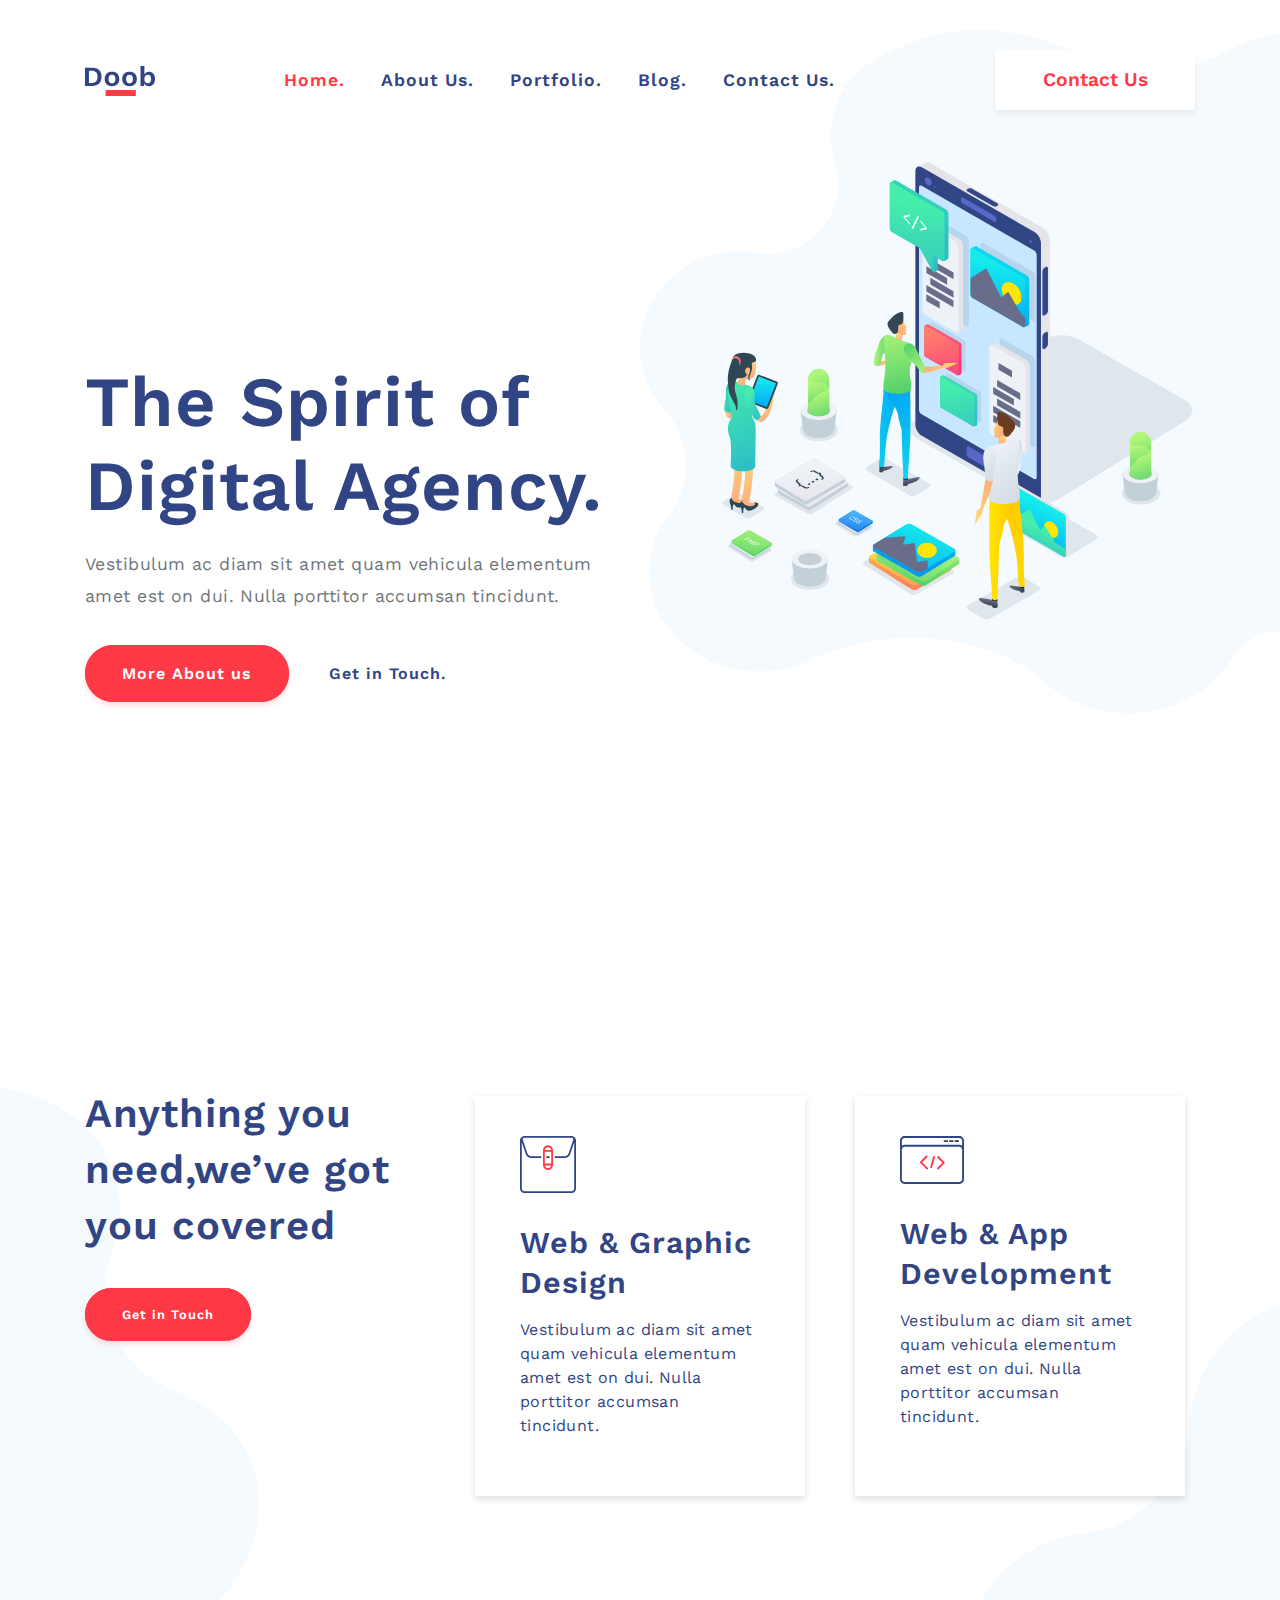
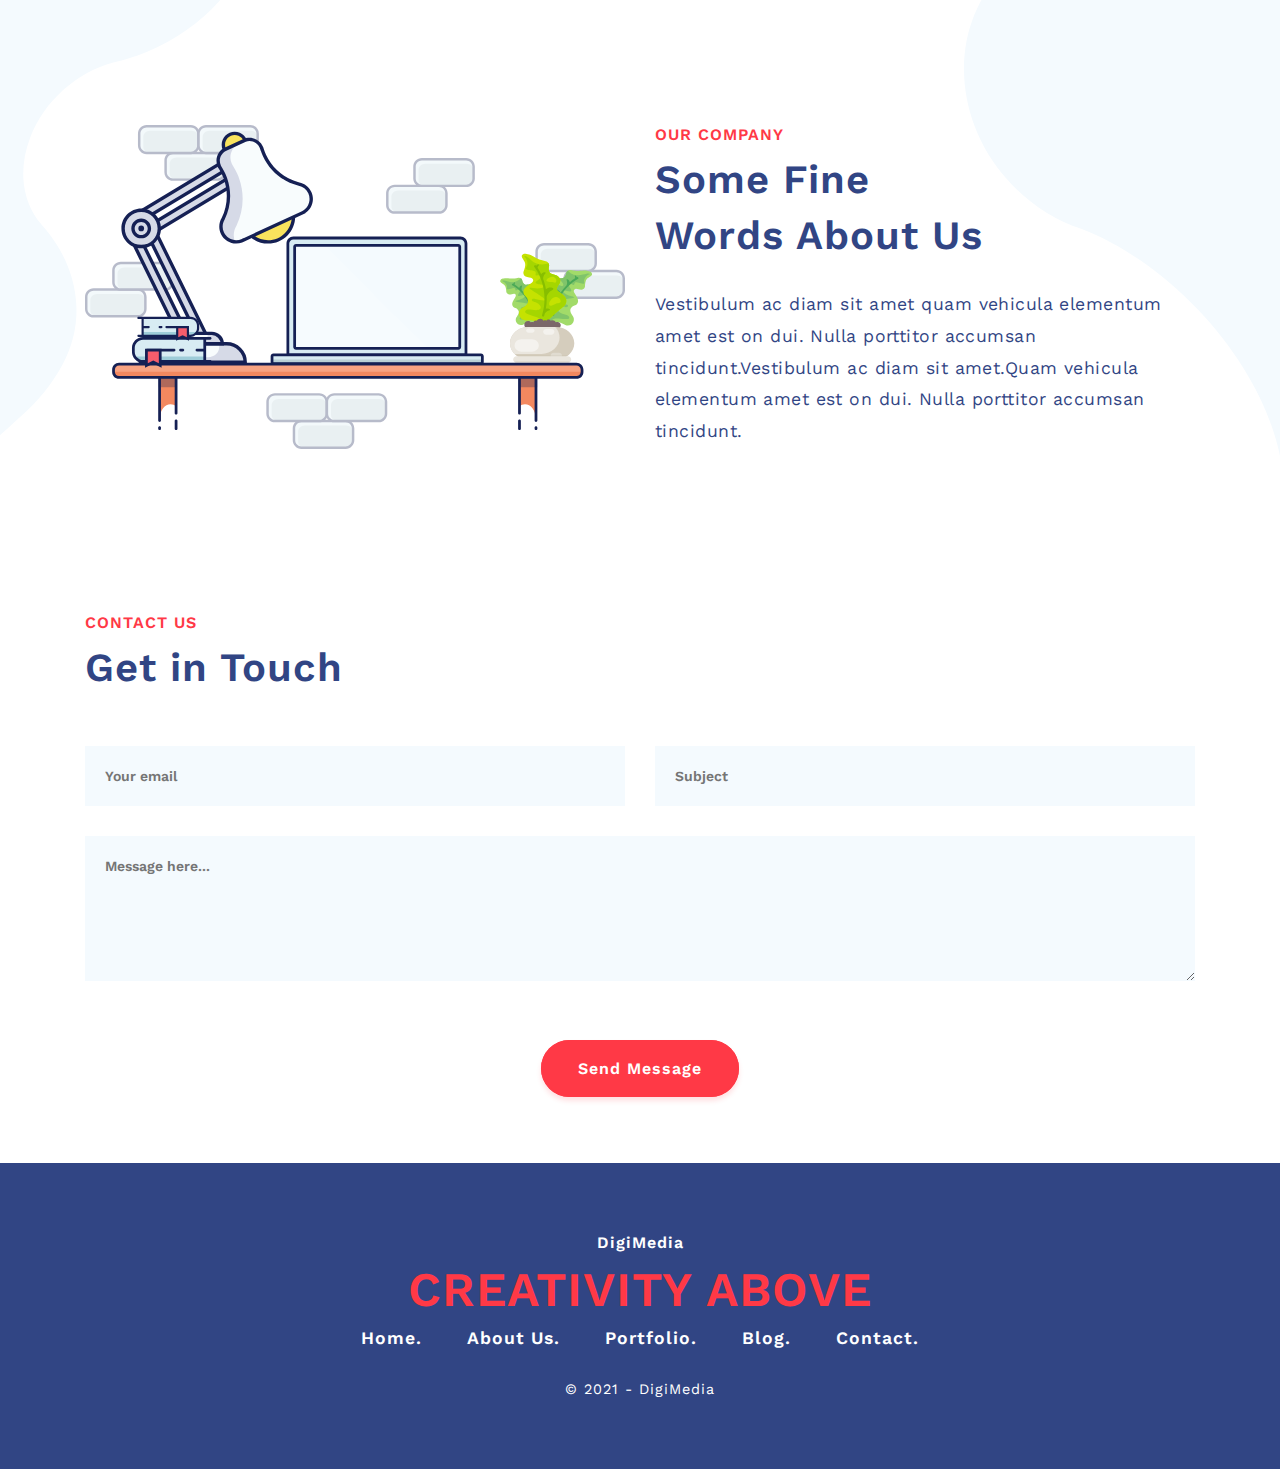
<file: 02. DigiMedia/index.html>
<!DOCTYPE html>
<html lang="en">
  <head>
    <meta http-equiv="content-type" content="text/html; charset=utf-8" />
    <meta name="viewport" content="width=device-width, initial-scale=1.0" />
    <link rel="icon" type="image/png" href="images/favicon.png" />
    <link
      href="https://fonts.googleapis.com/css?family=Work+Sans:400,600&display=swap"
      rel="stylesheet"
    />
    <link rel="stylesheet" href="css/icofont.min.css" />
    <link href="css/bootstrap.min.css" rel="stylesheet" />
    <link href="css/main.css" rel="stylesheet" />
    <link href="css/responsive.css" rel="stylesheet" />
    <title>DigiMedia</title>
  </head>
  <body>
    <header id="home">
      <section class="container">
        <nav class="navbar navbar-expand-lg navbar-light">
          <a class="navbar-brand" href="#"><img src="images/logo.svg" /></a>
          <div class="collapse navbar-collapse" id="navbarSupportedContent">
            <ul class="navbar-nav mr-auto">
              <li class="nav-item active">
                <a class="nav-link" href="#home"
                  >Home.<span class="sr-only">(current)</span></a
                >
              </li>
              <li class="nav-item">
                <a class="nav-link" href="#about-us">About Us.</a>
              </li>
              <li class="nav-item">
                <a class="nav-link" href="#portfolio">Portfolio.</a>
              </li>
              <li class="nav-item">
                <a class="nav-link" href="#blog">Blog.</a>
              </li>
              <li class="nav-item">
                <a class="nav-link" href="#contact-us">Contact Us.</a>
              </li>
            </ul>
            <form
              href="#contact-us"
              class="contact-btn form-inline my-2 my-lg-0"
            >
              <button>Contact Us</button>
            </form>
          </div>
        </nav>
      </section>
      <section class="container-fluid hero">
        <img src="images/hero.svg" />
        <article class="container">
          <h1>The Spirit of<br />Digital Agency.</h1>
          <p>
            Vestibulum ac diam sit amet quam vehicula elementum<br />
            amet est on dui. Nulla porttitor accumsan tincidunt.
          </p>
          <article class="hero-btns">
            <a href="#about-us">More About us</a>
            <a href="#contact-us">Get in Touch.</a>
          </article>
        </article>
      </section>
    </header>
    <section id="about-us" class="services">
      <div class="container-fluid">
        <div class="side-img">
          <img src="images/aside.svg" />
        </div>
        <div class="side2-img">
          <img src="images/aside2.svg" />
        </div>
        <div class="container">
          <div class="row">
            <div class="col-12 col-sm-12 col-lg-4 service-txt">
              <h2>Anything you need,we’ve got you covered</h2>
              <div class="hero-btns service-btn">
                <a href="#contact-us">Get in Touch</a>
              </div>
            </div>
            <div class="col-12 col-sm-6 col-lg-4">
              <div class="service-box">
                <img src="images/service-icon1.svg" />
                <h3>Web & Graphic<br />Design</h3>
                <p>
                  Vestibulum ac diam sit amet quam vehicula elementum amet est
                  on dui. Nulla porttitor accumsan tincidunt.
                </p>
              </div>
            </div>
            <div class="col-12 col-sm-6 col-lg-4">
              <div class="service-box">
                <img src="images/service-icon2.svg" />
                <h3>Web & App <br />Development</h3>
                <p>
                  Vestibulum ac diam sit amet quam vehicula elementum amet est
                  on dui. Nulla porttitor accumsan tincidunt.
                </p>
              </div>
            </div>
          </div>
        </div>
      </div>
    </section>
    <section class="about">
      <div class="container">
        <div class="row">
          <div class="col-12 col-sm-12 col-lg-6">
            <img src="images/aboutimg.svg" />
          </div>
          <div class="col-12 col-sm-12 col-lg-6">
            <h5>OUR COMPANY</h5>
            <h2>Some Fine<br />Words About Us</h2>
            <p>
              Vestibulum ac diam sit amet quam vehicula elementum amet est on
              dui. Nulla porttitor accumsan tincidunt.Vestibulum ac diam sit
              amet.Quam vehicula elementum amet est on dui. Nulla porttitor
              accumsan tincidunt.
            </p>
          </div>
        </div>
      </div>
    </section>
    <section id="contact-us" class="contact">
      <div class="container">
        <div class="row">
          <div class="col-12">
            <h5>CONTACT US</h5>
            <h2>Get in Touch</h2>
          </div>
        </div>
        <div class="row">
          <div class="col-12 col-lg-6 email">
            <input placeholder="Your email" type="email" id="email" />
          </div>
          <div class="col-12 col-lg-6 email">
            <input placeholder="Subject" type="subject" id="subject" />
          </div>
        </div>
        <div class="row">
          <div class="col-12 message">
            <textarea
              id="message"
              name="message"
              rows="5"
              cols="1"
              placeholder="Message here..."
            ></textarea>
          </div>
          <div class="col-12">
            <div class="hero-btns contact-btn">
              <a href="#">Send Message</a>
            </div>
          </div>
        </div>
      </div>
    </section>
    <footer>
      <div class="container">
        <div class="row">
          <div class="col-12">
            <h5>DigiMedia</h5>
            <h3>CREATIVITY ABOVE</h3>
            <ul class="contact-nav">
              <li><a href="#home">Home.</a></li>
              <li><a href="#about-us">About Us.</a></li>
              <li><a href="#portfolio">Portfolio.</a></li>
              <li><a href="#blog">Blog.</a></li>
              <li><a href="#contact-us">Contact.</a></li>
            </ul>
            <h6>© 2021 - DigiMedia</h6>
          </div>
        </div>
      </div>
    </footer>
  </body>
</html>
</file>
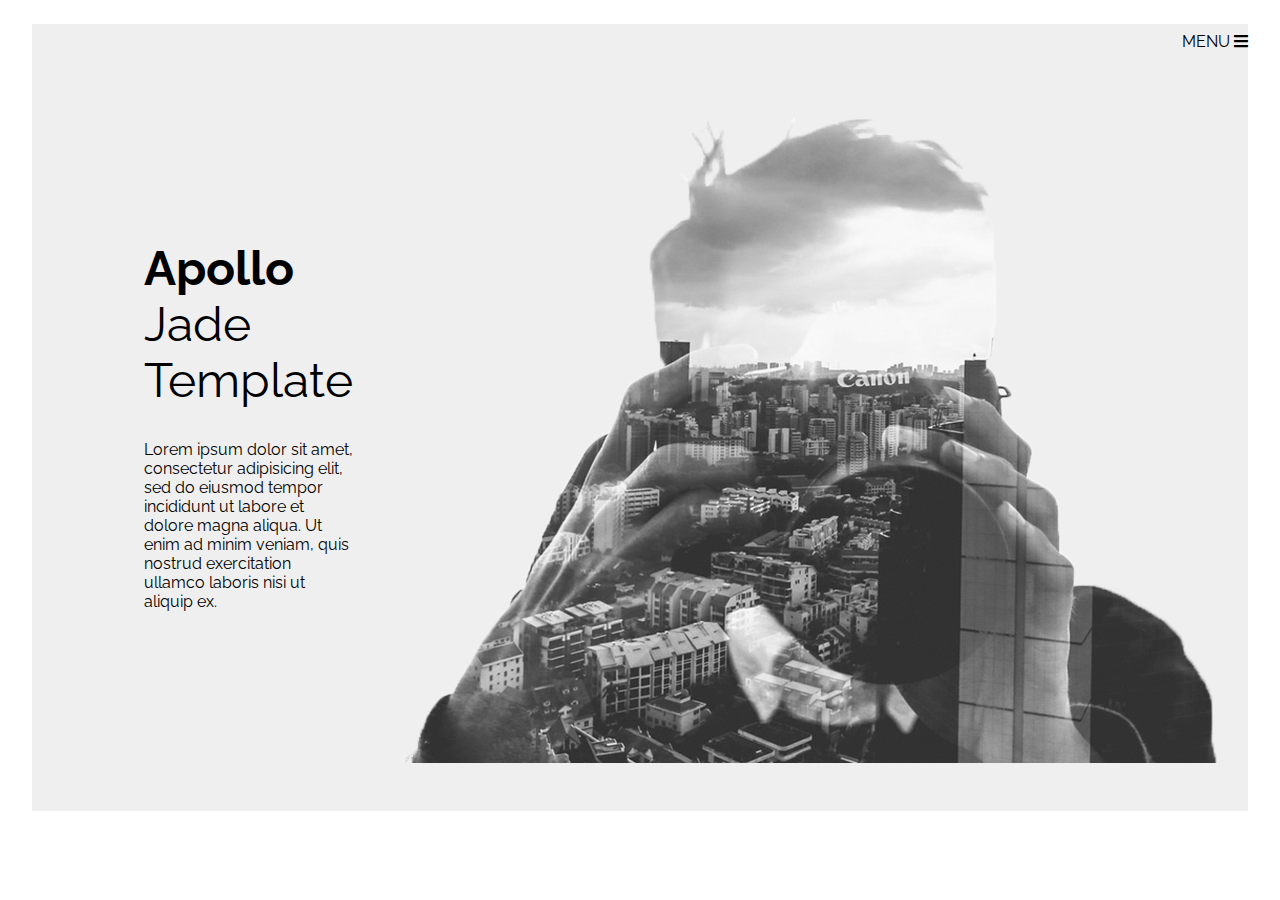
<file: 03. Portfolio/index.html>
<!DOCTYPE html>
<html lang="en">
<head>
    <meta charset="UTF-8">
    <meta http-equiv="X-UA-Compatible" content="IE=edge">
    <meta name="viewport" content="width=device-width, initial-scale=1.0">
    <link rel="preconnect" href="https://fonts.googleapis.com">
    <link rel="preconnect" href="https://fonts.gstatic.com" crossorigin>
    <link href="https://fonts.googleapis.com/css2?family=Public+Sans:wght@300;400&family=Raleway:ital,wght@0,100;0,200;0,300;0,400;0,500;0,600;0,700;0,800;0,900;1,100;1,200;1,300;1,400;1,500;1,600;1,700;1,800;1,900&display=swap" rel="stylesheet">
    <link rel="stylesheet" href="https://use.fontawesome.com/releases/v5.10.2/css/all.css">
    <link rel="stylesheet" href="styles.css">
    <title>03. Portfolio</title>
</head>
<body>
    <main>
        <section id="hero" class="page-section">
        <header>
            <div class="navigation">
                <span>MENU</span>
               <i class="fas fa-bars"></i>
            </div>
            </header>
            <div class="section-info">
                <h1 class="title">
                    <b class="bolded">Apollo</b>
                    Jade Template
                  </h1>
                <p class="desc">
                    Lorem ipsum dolor sit amet, consectetur adipisicing elit, sed do eiusmod tempor incididunt ut labore et dolore magna aliqua. Ut enim ad minim veniam, quis nostrud exercitation ullamco laboris nisi ut aliquip ex.
                </p>
                <div class="divider vertical"></div>
            </div> 
            <img src="images/hero.png" alt="" class="section-image">
            </section>
            <section
    </main>
</body>
</html>
</file>
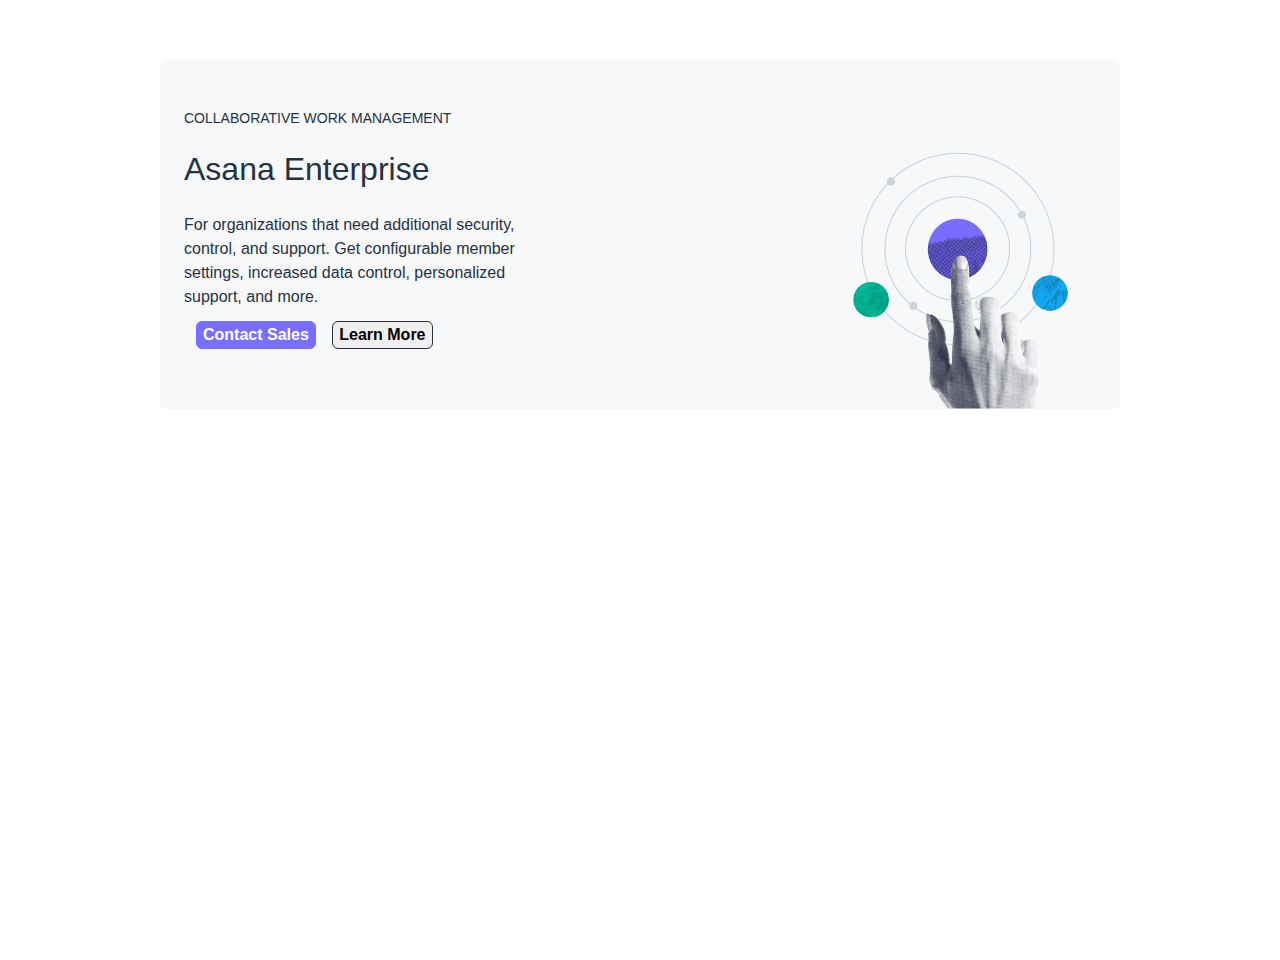
<file: Enterprise/index.html>
<!DOCTYPE html>
<html lang="en">
<head>
    <meta charset="UTF-8">
    <meta http-equiv="X-UA-Compatible" content="IE=edge">
    <meta name="viewport" content="width=device-width, initial-scale=1.0">
    <link rel="stylesheet" href="reset.css">
    <link rel="stylesheet" href="styles.css">
    <title>01. Enterprise</title>
</head>
<body>
    <section class="enterprice">
        <div class="info">
            <h2 class="subtitle">COLLABORATIVE WORK MANAGEMENT</h2>
            <h1 class="title">Asana Enterprise</h1>
            <p class="descr">
                <p>
                    For organizations that need additional security, control, and support. Get configurable member settings, increased data control, personalized support, and more.  
                </p>
            </p>
            <button class=" button button-primary">Contact Sales</button>
            <button class="button">Learn More</button>
        </div>
        
            <img src="images/img.png" alt="img.png">
        </section>
    </body>
    </html>
</file>
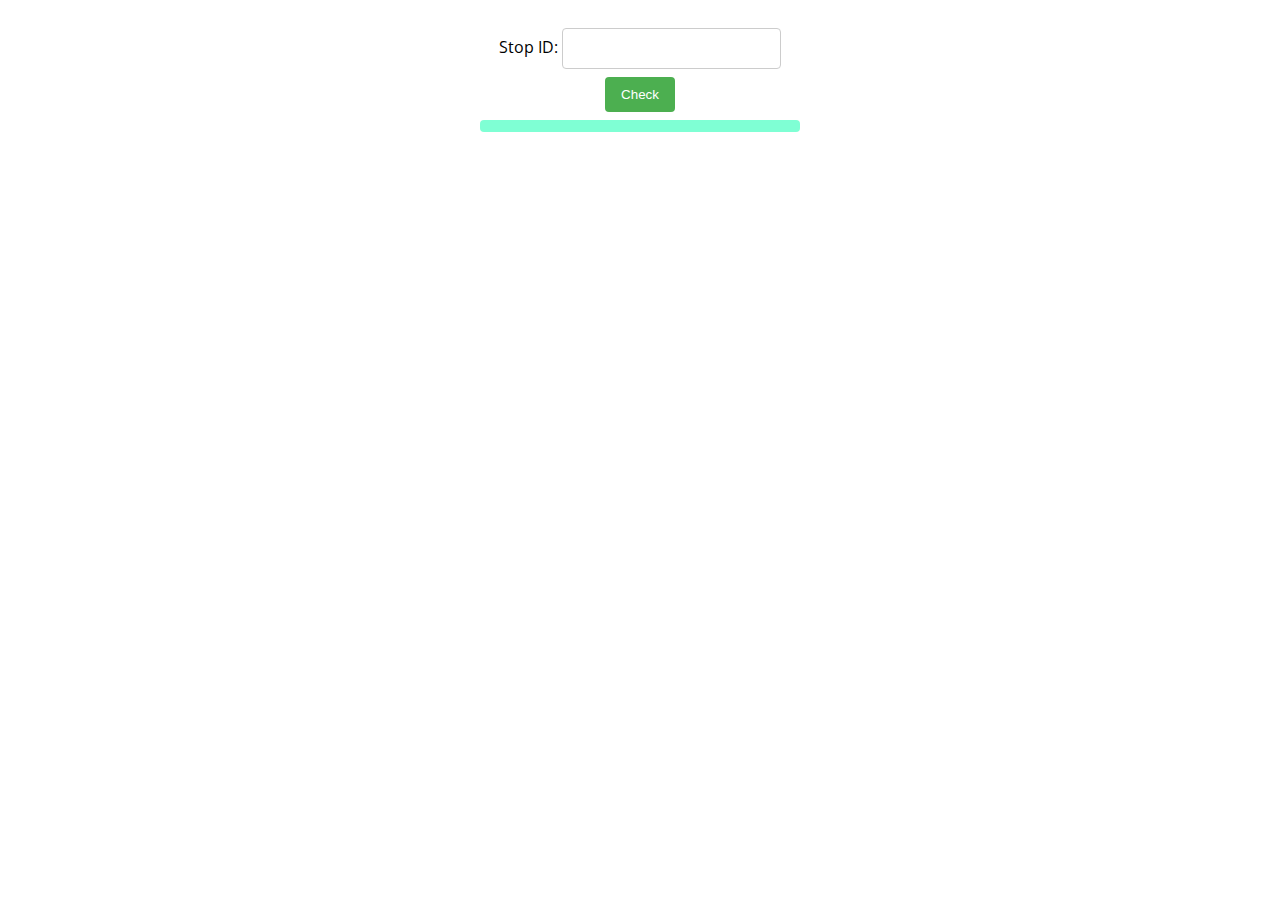
<file: 05.1 HTTP and REST - Exercises/01.Bus-Stop/index.html>
<!DOCTYPE html>
<html lang="en">

<head>
    <meta charset="UTF-8">
    <title>Bus Stop</title>
    <link rel="stylesheet" href="./styles.css">
</head>

<body>
    <div id="stopInfo" style="width:20em">
        <div>
            <label for="stopId">Stop ID: </label>
            <input id="stopId" type="text">
            <input id="submit" type="button" value="Check" onclick="getInfo()"></div>
        <div id="result">
            <div id="stopName"></div>
            <ul id="buses"></ul>
        </div>
    </div>
    <script src="./app.js"></script>
</body>

</html>
</file>
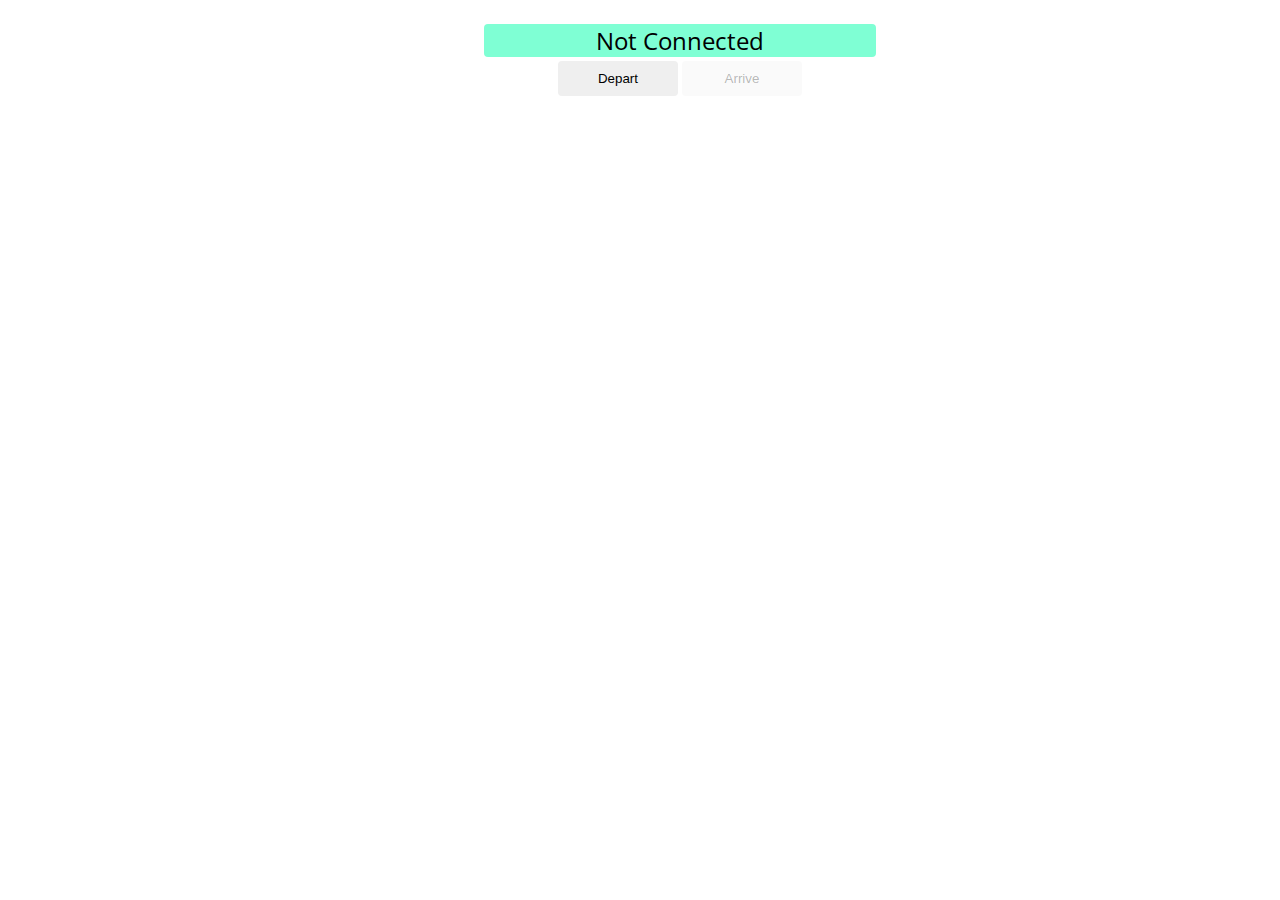
<file: 05.1 HTTP and REST - Exercises/02.Bus-Schedulee/index.html>
<!DOCTYPE html>
<html lang="en">

<head>
    <meta charset="UTF-8">
    <title>Bus Schedule</title>
    <link rel="stylesheet" href="./styles.css">
</head>

<body>
    <div id="schedule">
        <div id="info"><span class="info">Not Connected</span></div>
        <div id="controls">
            <input id="depart" value="Depart" type="button" onclick="result.depart()">
            <input id="arrive" value="Arrive" type="button" onclick="result.arrive()" disabled="true">
        </div>
    </div>
    <script src="./app.js"></script>
</body>

</html>
</file>
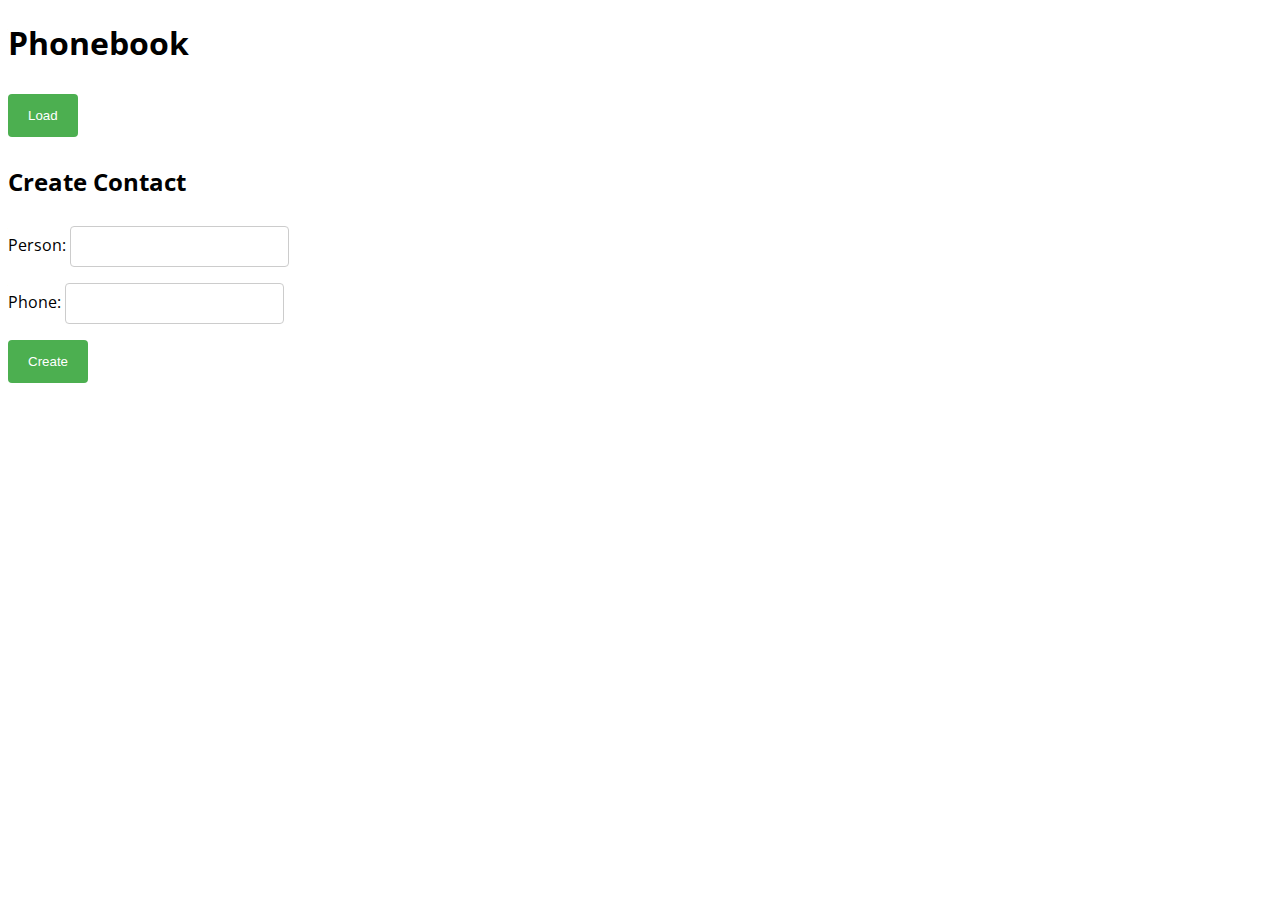
<file: 05.1 HTTP and REST - Exercises/06.Phonebook/index.html>
<!DOCTYPE html>
<html lang="en">

<head>
    <meta charset="UTF-8">
    <title>Phonebook</title>
    <link rel="stylesheet" type="text/css" href="styles.css">
</head>

<body>
    <h1>Phonebook</h1>
    <ul id="phonebook"></ul>
    <button id="btnLoad">Load</button>

    <h2>Create Contact</h2>
    Person: <input type="text" id="person" />
    <br>
    Phone: <input type="text" id="phone" />
    <br>
    <button id="btnCreate">Create</button>
    <script src="app.js"></script>

</body>

</html>
</file>
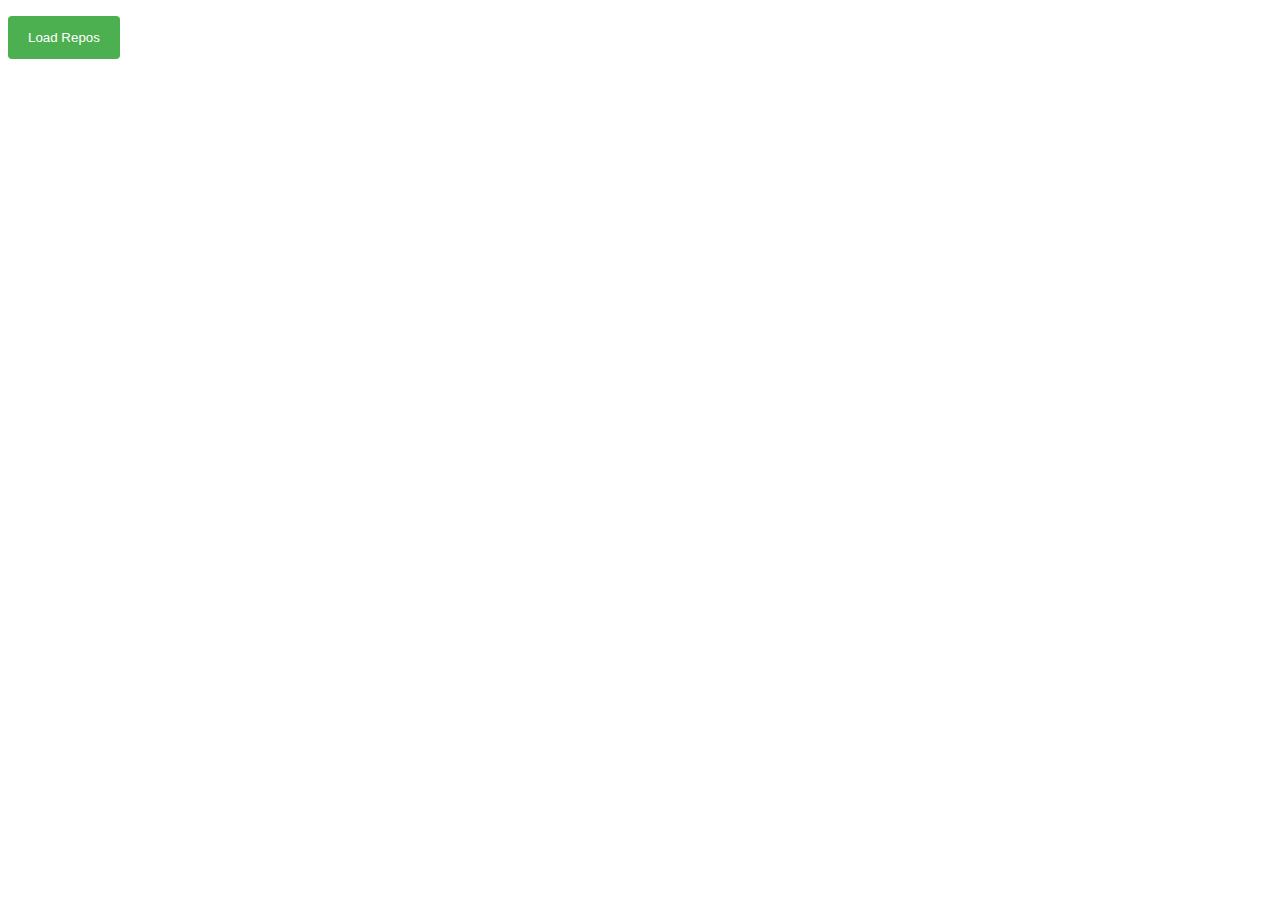
<file: 05.HTTP and REST/04. GitHub-Repos/index.html>
<!DOCTYPE html>
<html lang="en">

<head>
    <meta charset="UTF-8">
    <meta name="viewport" content="width=device-width, initial-scale=1.0">
    <meta http-equiv="X-UA-Compatible" content="ie=edge">
    <link rel="stylesheet" type="text/css" href="./styles/styles.css" />
    <title>GitHub Repos</title>
</head>

<body>
    <button onclick="loadRepos()">Load Repos</button>
    <div id="res"></div>
    <script src="./scripts/app.js"></script>
</body>

</html>
</file>
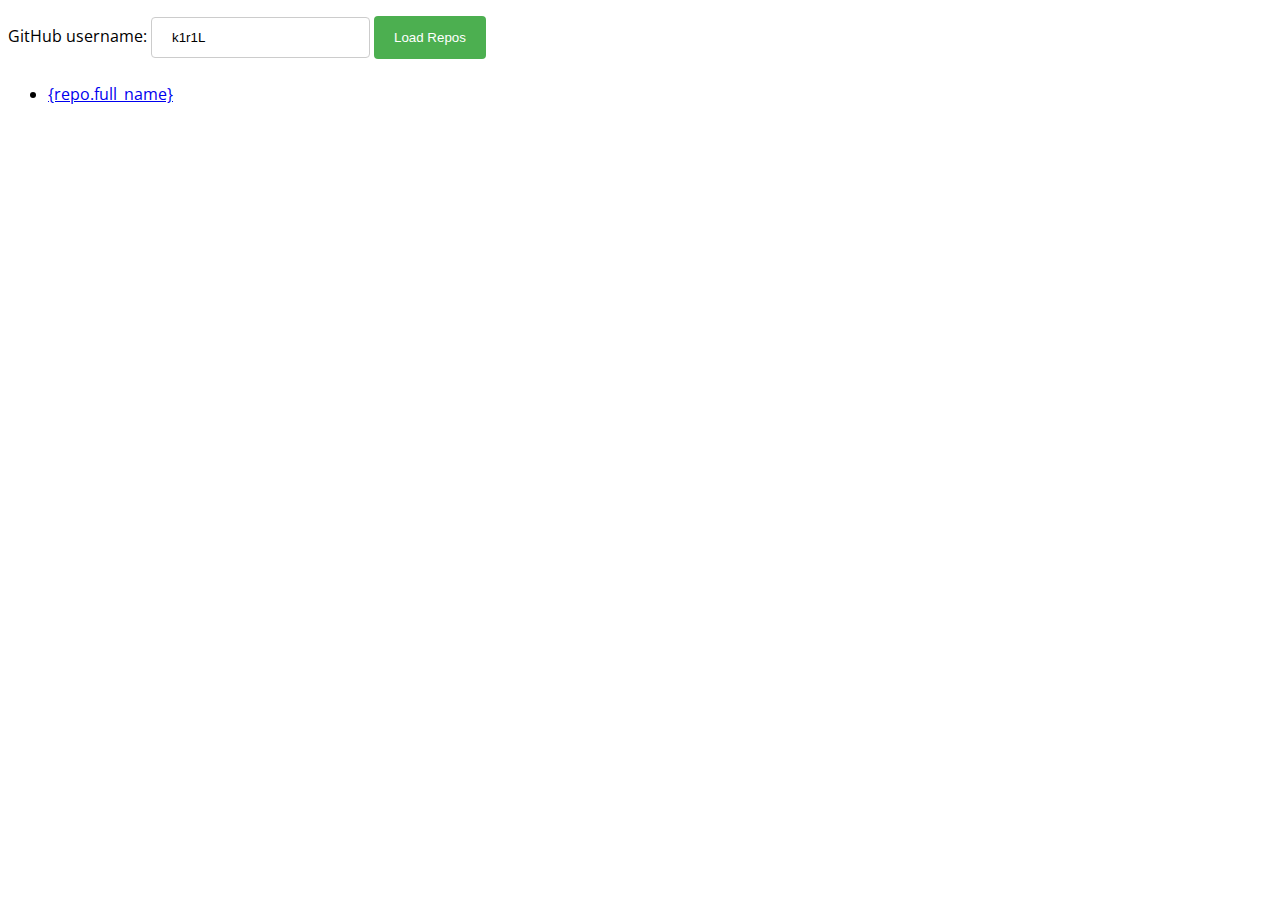
<file: 05.HTTP and REST/05. Github-Repos-by-Username/index.html>
<!DOCTYPE html>
<html lang="en">

<head>
    <meta charset="UTF-8">
    <meta name="viewport" content="width=device-width, initial-scale=1.0">
    <meta http-equiv="X-UA-Compatible" content="ie=edge">
    <link rel="stylesheet" type="text/css" href="./styles/styles.css" />
    <title>GitHub Repos By Username</title>
</head>

<body>
    <label for="username">GitHub username:</label>
    <input type="text" id="username" value="k1r1L" />
    <button onclick="loadRepos()">Load Repos</button>
    <ul id="repos">
        <li>
            <a href="{repo.html_url}">
                {repo.full_name}
            </a>
        </li>
    </ul>
<script src="./scripts/app.js"></script>
</body>
</html>
</file>
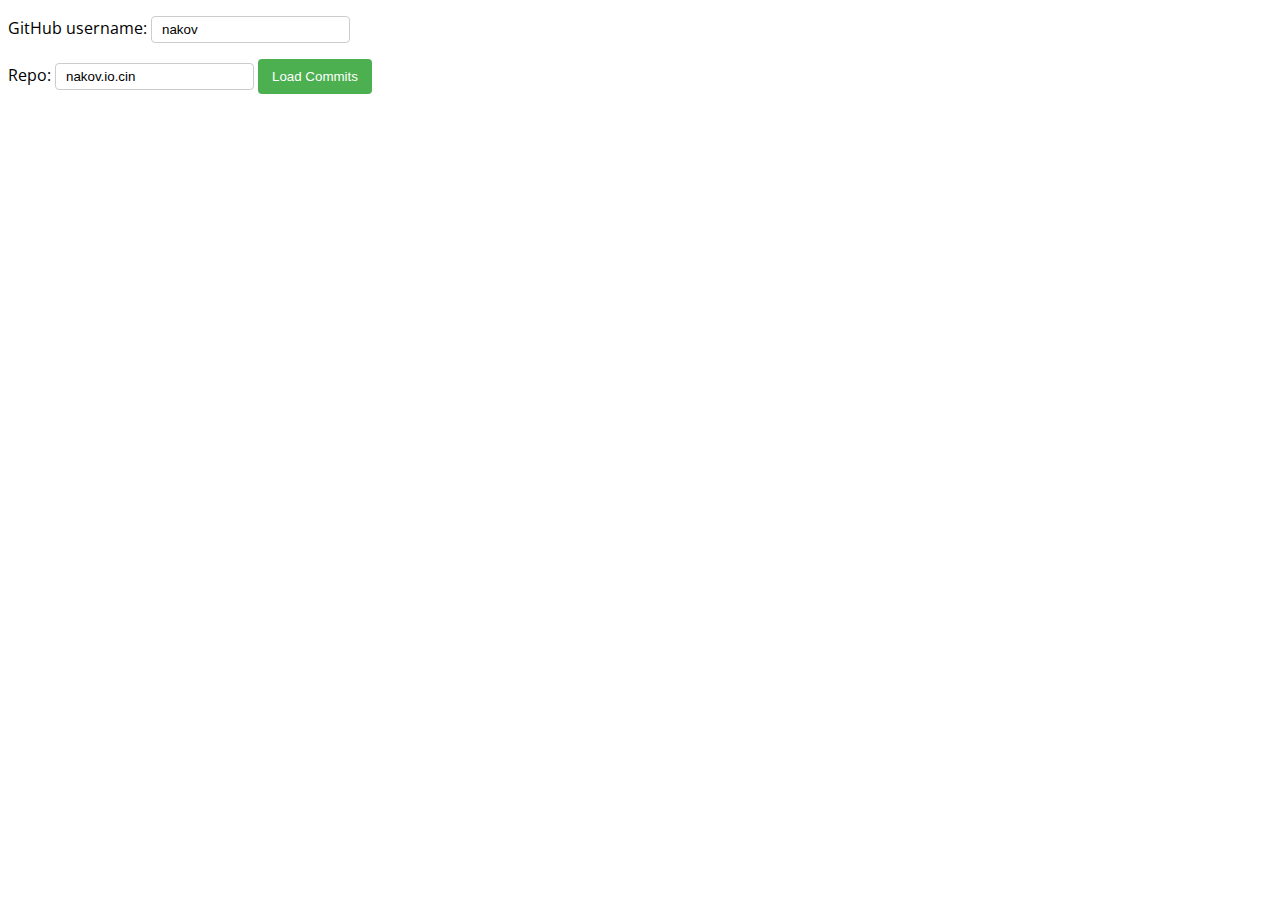
<file: 05.HTTP and REST/06. Github-Commits/index.html>
<!DOCTYPE html>
<html lang="en">

<head>
    <meta charset="UTF-8">
    <title>Github Commits</title>
    <link rel="stylesheet" href="./styles.css">
</head>

<body>
    GitHub username:
    <input type="text" id="username" value="nakov" /> <br>
    Repo: <input type="text" id="repo" value="nakov.io.cin" />
    <button onclick="loadCommits()">Load Commits</button>
    <ul id="commits"></ul>
    <script src="./app.js"></script>
</body>

</html>
</file>
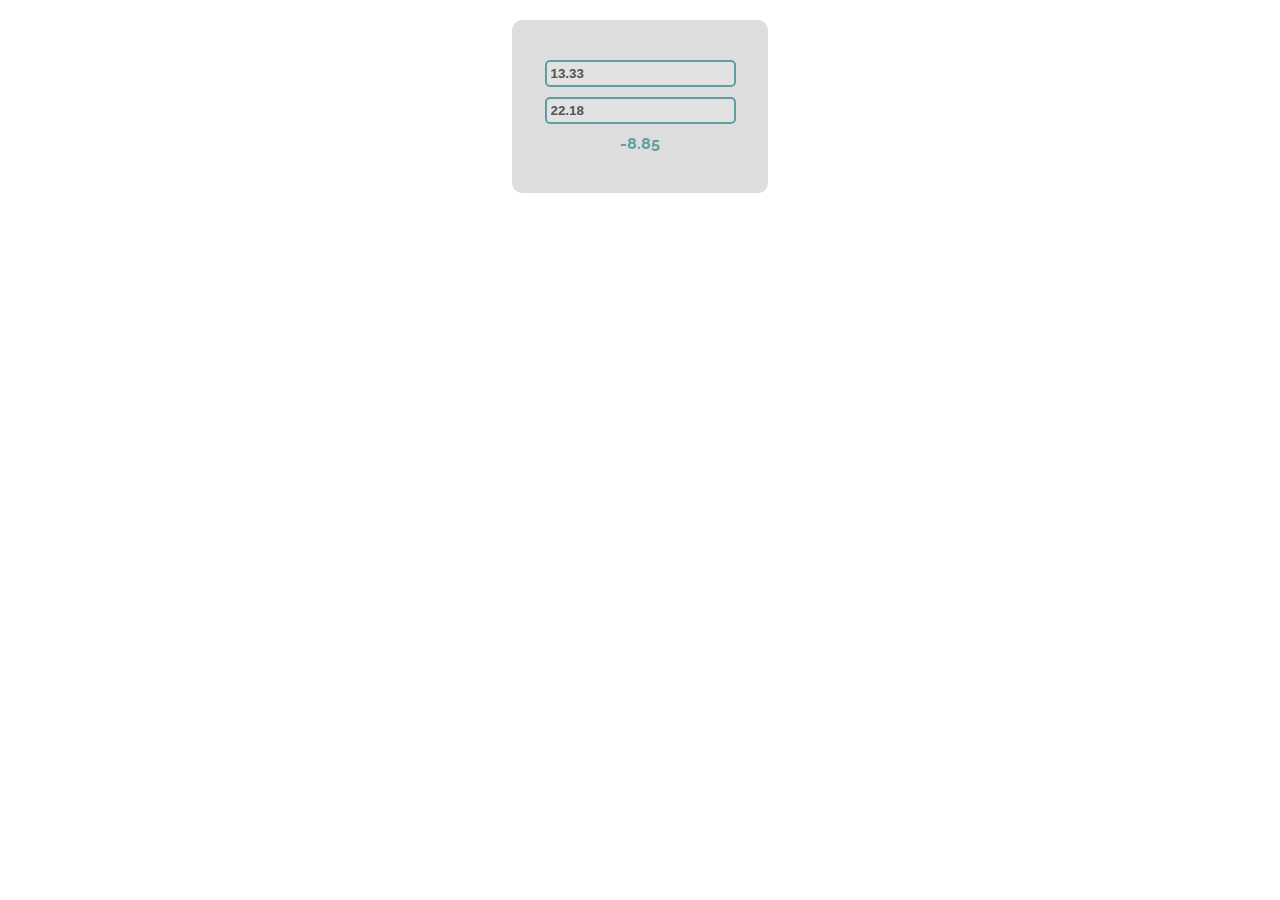
<file: 4.1DOM and Events - Exercises/01. Subtraction/index.html>
<!DOCTYPE html>
<html lang="en">

<head>
    <meta charset="UTF-8">
    <title>Subtraction</title>
    <link rel="stylesheet" href="index.css">
</head>

<body>
    <div id="wrapper">
        <input type="text" id="firstNumber" value="13.33" disabled>
        <input type="text" id="secondNumber" value="22.18" disabled>

        <div id="result"></div>
    </div>
    <script src="subtract.js"></script>
    <script>
        window.onload = function() {
            subtract();
        }
    </script>
</body>

</html>
</file>
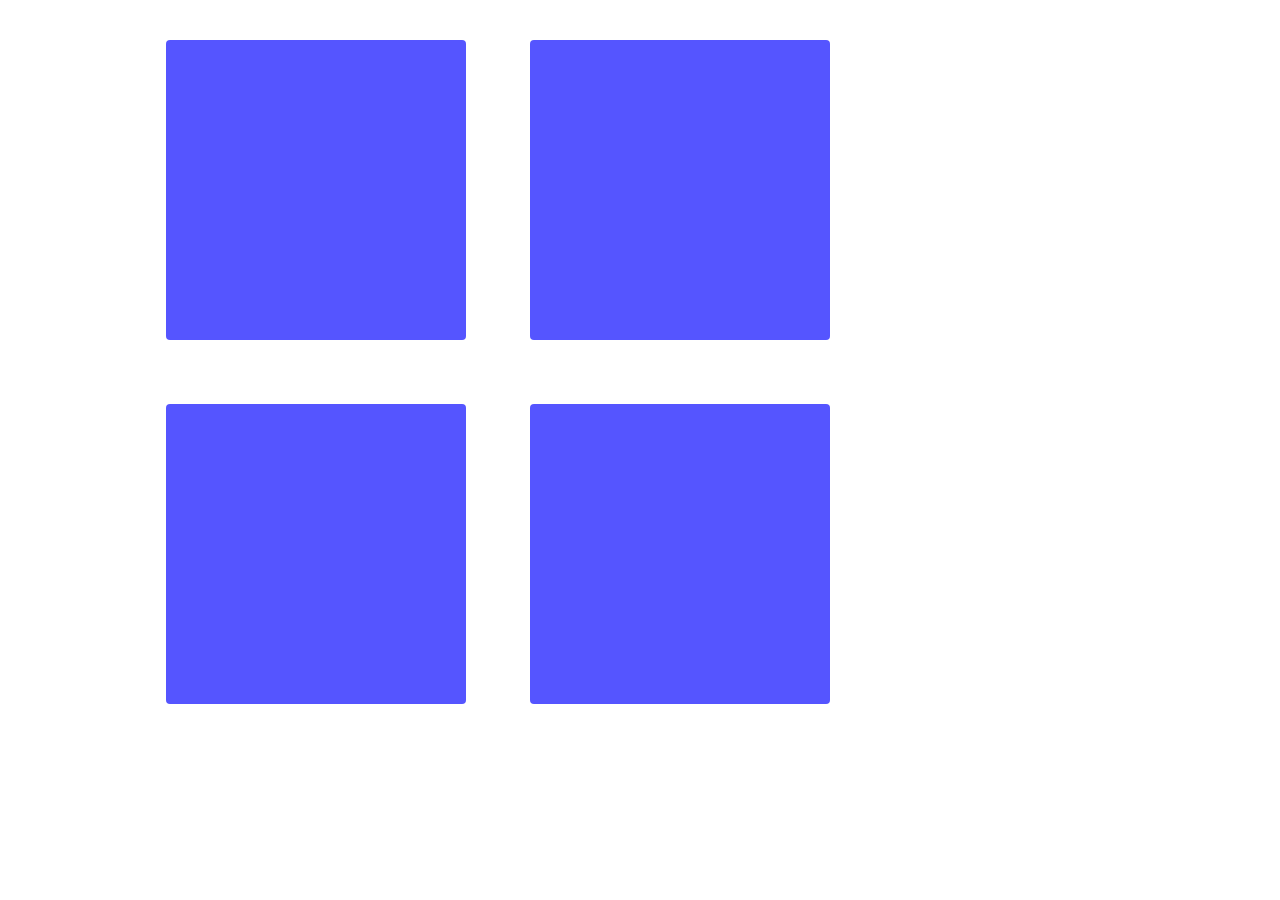
<file: 4.1DOM and Events - Exercises/02. Sections/index.html>
<!DOCTYPE html>
<html lang="en">

<head>
    <meta charset="UTF-8">
    <title>Sections</title>
    <link rel="stylesheet" href="style.css">
    <script src="script.js"></script>
</head>
<body onload="create(['Section 1', 'Section 2', 'Section 3', 'Section 4']);">
    <div id="content">
    </div>
</body>

</html>
</file>
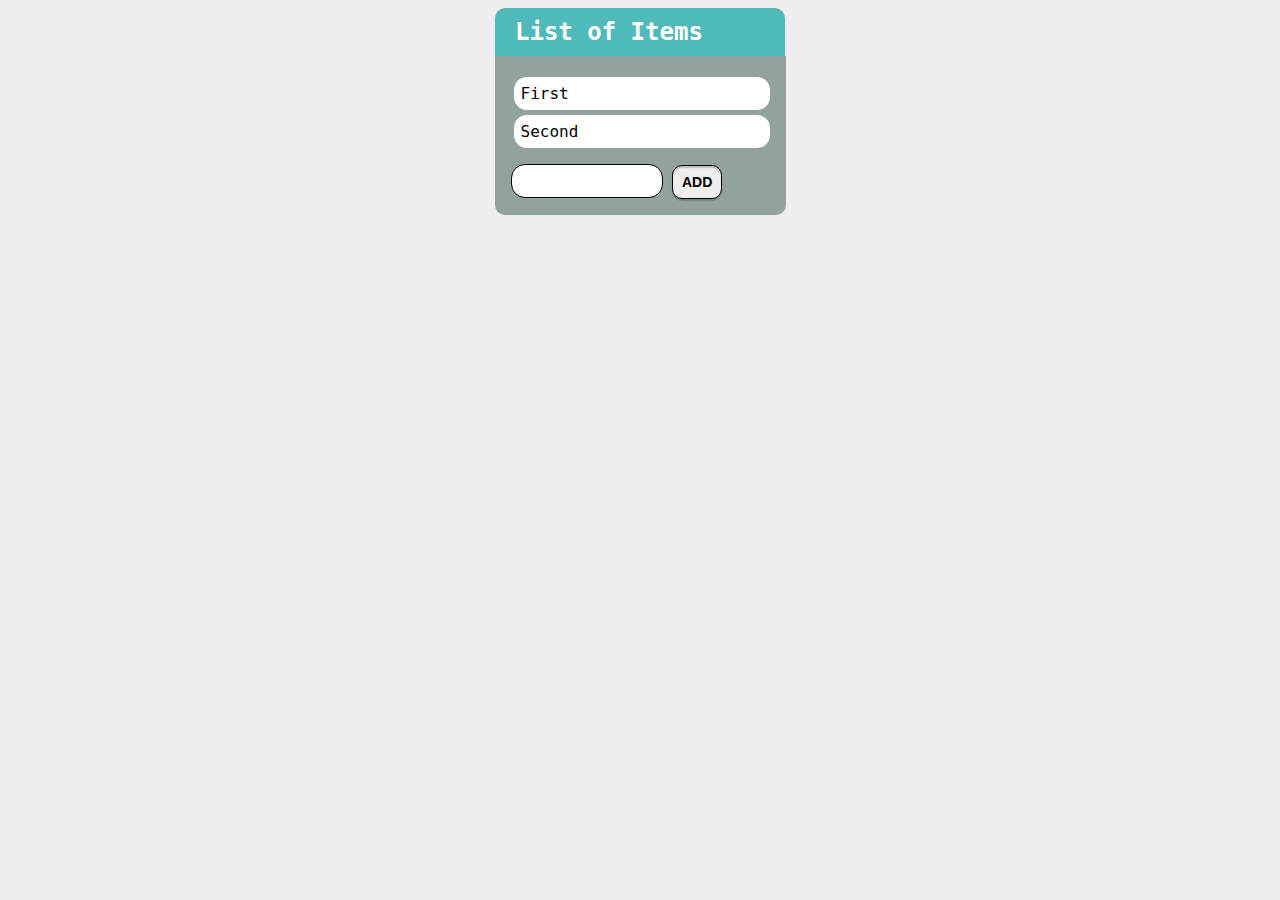
<file: 4.DOM and Events - Lab/04. List-Of-Items/index.html>
<!DOCTYPE html>
<html lang="en">

<head>
    <meta charset="UTF-8">
    <meta name="viewport" content="width=device-width, initial-scale=1.0">
    <meta http-equiv="X-UA-Compatible" content="ie=edge">
    <link rel="stylesheet" href="style.css">
    <title>List of Items</title>
</head>

<body>
    <h1>List of Items</h1>
    <main>
        <ul id="items">
            <li>First</li>
            <li>Second</li>
        </ul>
        <input type="text" id="newItemText" />
        <input type="button" value="Add" onclick="addItem()">
    </main>
</body>
<script src="./app.js"></script>
</html>
</file>
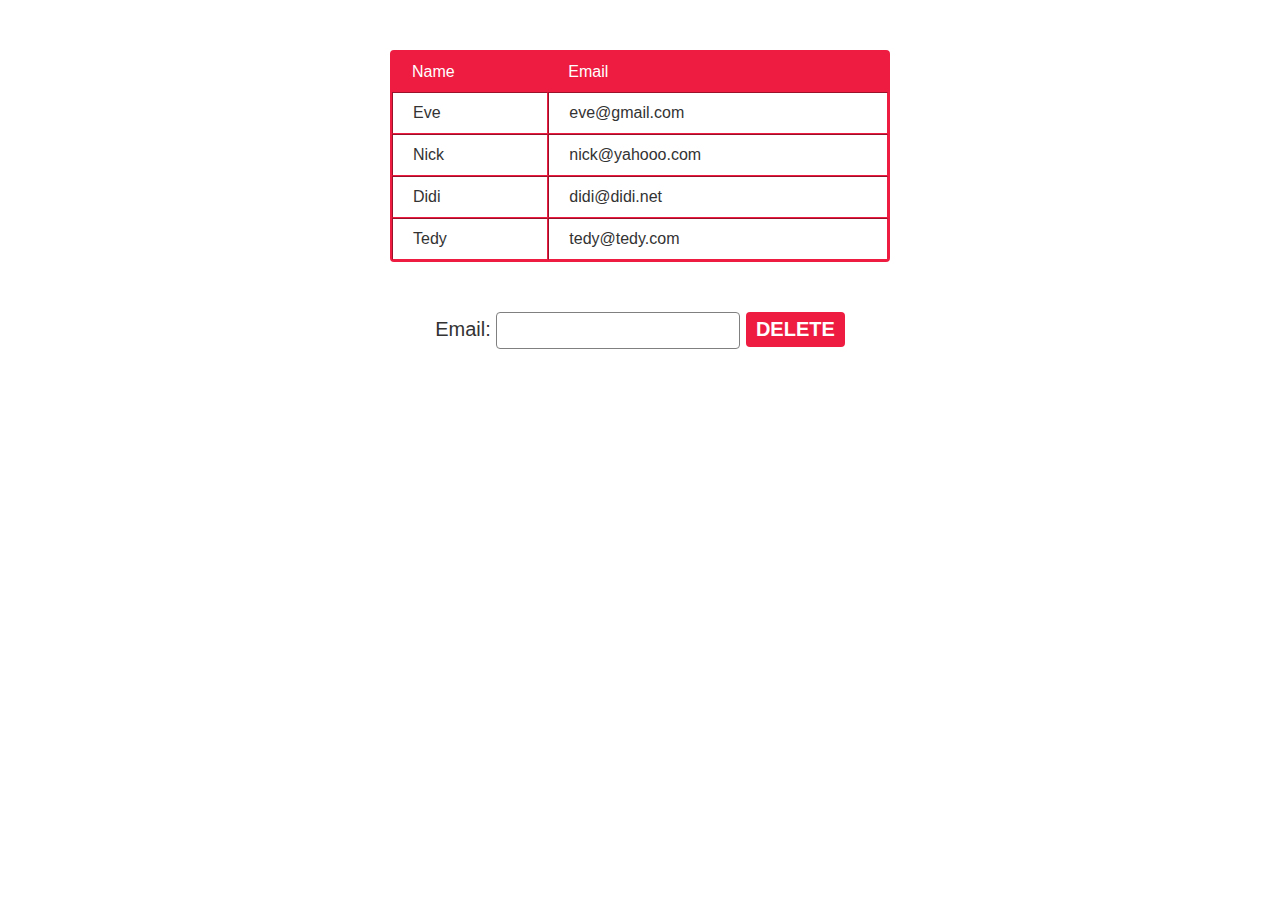
<file: 4.DOM and Events - Lab/05. Delete-From-Table/index.html>
<!DOCTYPE html>
<html lang="en">

<head>
    <meta charset="UTF-8">
    <meta name="viewport" content="width=device-width, initial-scale=1.0">
    <meta http-equiv="X-UA-Compatible" content="ie=edge">
    <link rel="stylesheet" href="style.css">
    <title>Delete from Table</title>
</head>

<body>
    <table border="1" id="customers">
        <thead>
            <tr>
                <th>Name</th>
                <th>Email</th>
            </tr>
        </thead>
        <tbody>
            <tr>
                <td>Eve</td>
                <td>eve@gmail.com</td>
            </tr>
            <tr>
                <td>Nick</td>
                <td>nick@yahooo.com</td>
            </tr>
            <tr>
                <td>Didi</td>
                <td>didi@didi.net</td>
            </tr>
            <tr>
                <td>Tedy</td>
                <td>tedy@tedy.com</td>
            </tr>
        </tbody>
    </table>
    <label>
        Email: <input type="text" name="email" />
        <button onclick="deleteByEmail()">Delete</button>
    </label>
    <div id="result"></div>
    <script src="./app.js"></script>
</body>

</html>
</file>
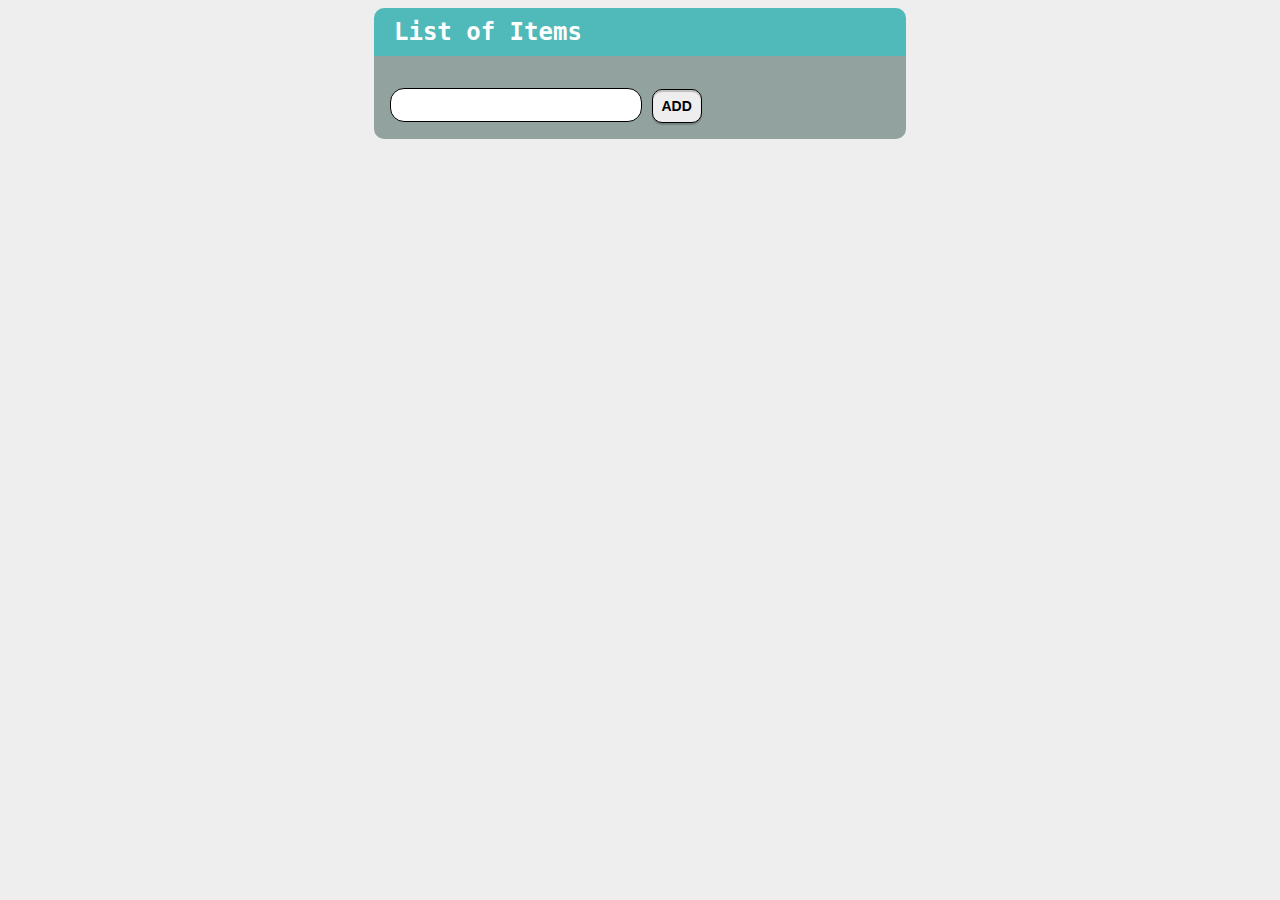
<file: 4.DOM and Events - Lab/06. Add-Delete/index.html>
<!DOCTYPE html>
<html lang="en">

<head>
    <meta charset="UTF-8">
    <meta name="viewport" content="width=device-width, initial-scale=1.0">
    <meta http-equiv="X-UA-Compatible" content="ie=edge">
    <link rel="stylesheet" href="style.css">
    <title>Add/Delete</title>
</head>

<body>
    <h1>List of Items</h1>
    <main>
        <ul id="items"></ul>
        <input type="text" id="newItemText" />
        <input type="button" value="Add" onclick="addItem()">
    </main>
    <script src="./app.js"></script>
</body>

</html>
</file>
<file: 02. DigiMedia/css/main.css>
* {
  margin: 0;
  padding: 0;
}

html {
  box-sizing: border-box;
}

*,
*:before,
*:after {
  box-sizing: inherit;
}

a {
  font-weight: 600;
  color: #314584;
  text-decoration: none;
  letter-spacing: 1px;
  position: relative;
}

a:focus,
a:hover {
  color: rgba(44, 44, 44, 0.8);
  text-decoration: none;
}

img {
  max-width: 100%;
  height: auto;
}

h1,
h2,
h3,
h5,
h6 {
  color: #314584;
  font-weight: 600;
  letter-spacing: 1px;
}

body {
  color: #314584;
  font-family: "Work Sans", sans-serif;
  font-size: 14px;
  font-weight: 400;
  overflow-x: hidden;
  transition: opacity 1s;
  min-width: 330px;
}

h1 {
  font-size: 4.4rem;
  margin-bottom: 20px;
}

h2 {
  font-size: 2.5rem;
  line-height: 3.5rem;
  margin-bottom: 50px;
}

.about h2 {
  margin-bottom: 25px;
}

h3 {
  font-size: 1.9rem;
  line-height: 2.5rem;
  margin-bottom: 15px;
}

h5 {
  font-size: 1rem;
  color: #ff3946;
}

h6 {
  font-size: 1rem;
  margin-bottom: 10px;
}

.about p {
  color: #314584;
}

p {
  font-size: 1.1rem;
  line-height: 1.8;
  color: #6e757a;
  margin-bottom: 15px;
  letter-spacing: 0.025em;
}

.contact-btn button {
  width: 200px;
  height: 60px;
  border: 0px;
  box-shadow: 0px 4px 6px 0px rgba(30, 32, 33, 0.07);
  background: #fff;
  border-radius: 3px;
  font-size: 1.2rem;
  font-family: "Work Sans", sans-serif;
  font-weight: 600;
  color: #ff3946;
}

.hero-btns a:first-child {
  background: #ff3946;
  border: 2px solid #ff3946;
  color: #fff;
  padding: 17px 35px;
  font-size: 1rem;
  border-radius: 30px;
  box-shadow: 0px 4px 5px 0px rgba(255, 57, 70, 0.15);
}

.hero-btns a:first-child:hover {
  background: #fff;
  border: 2px solid #ff3946;
  color: #314584;
  padding: 17px 35px;
  font-size: 1rem;
  border-radius: 30px;
  transition: all 0.3s ease;
}

.hero-btns a:last-child {
  color: #314584;
  padding: 17px 35px;
  font-size: 1rem;
}

.hero-btns a:last-child:hover {
  color: #ff3946;
  transition: all 0.3s ease;
}

.navbar-light .navbar-toggler {
  color: #314584;
  border: none;
}

.navbar-toggler {
  padding: 0.5rem 1.2rem 0.25rem 0rem;
  font-size: 1.25rem;
  line-height: 1;
  background: transparent;
  border: 1px solid transparent;
  border-radius: 0.25rem;
}

.interactive-menu-button {
  position: relative;
}

.interactive-menu-button a {
  width: 20px;
  height: 20px;
  display: block;
  position: relative;
}

.interactive-menu-button a span {
  height: 4px;
  position: absolute;
  background: #314584;
  text-indent: -999em;
  width: 100%;
  top: 6px;
  transition: all 0.5s cubic-bezier(0, 0.275, 0.125, 1);
}

.interactive-menu-button a span:before,
.interactive-menu-button a span:after {
  content: "";
  height: 4px;
  background: #314584;
  width: 100%;
  position: absolute;
  top: -6px;
  left: 0;
  transition: all 0.5s cubic-bezier(0, 0.275, 0.125, 1);
}

.interactive-menu-button a span:after {
  top: 6px;
}

.service-btn a {
  color: #fff !important;
  font-size: 0.8rem !important;
}

.service-btn a:hover {
  color: #ff3946 !important;
}

.contact-btn {
  text-align: center;
  margin-top: 70px;
}

.contact-btn a {
  color: #fff !important;
}

.contact-btn a:hover {
  color: #314584 !important;
}

.navbar-light .navbar-nav .nav-link {
  color: #314584;
  font-size: 1.1rem;
}

.hero-btns {
  margin-bottom: 350px;
}

.navbar-light .navbar-nav .active > .nav-link {
  color: #ff3946;
}

.navbar {
  padding: 50px 0 0 0;
}

.navbar-light .navbar-brand {
  margin-right: 10%;
}

.nav-item {
  padding: 0 10px;
}

.navbar-light .navbar-nav .nav-link:focus,
.navbar-light .navbar-nav .nav-link:hover {
  color: #ff3946;
}

.hero img {
  position: absolute;
  top: 0;
  right: 0;
  z-index: -9;
  margin-top: 30px;
  width: 50%;
}

.hero h1 {
  margin-top: 250px;
}

.hero p {
  margin-bottom: 50px;
}

.services {
  padding: 50px 0px;
}

.services p {
  font-size: 1rem;
  color: #314584;
  line-height: 1.5rem;
}

.side-img img {
  position: absolute;
  left: -20px;
}

.side2-img img {
  position: absolute;
  right: -20px;
  top: 1300px;
}

.service-box {
  background: #fff;
  padding: 40px 45px;
  margin: 10px;
  box-shadow: 0px 3px 7px 0px rgba(28, 31, 33, 0.15);
  min-height: 400px;
}

.service-box img {
  margin-bottom: 30px;
}

.about {
  margin-bottom: 150px;
}

.contact {
  max-height: 550px;
}

.email input {
  width: 100%;
  height: 60px;
  background: #f4fafe;
  border: none;
  padding: 0px 20px;
  color: #314584;
  font-weight: 600;
  margin-bottom: 15px;
}

textarea {
  background: #f4fafe;
  border: none;
  width: 100%;
  padding: 20px;
  margin-top: 15px;
  color: #314584;
  font-weight: 600;
}

footer {
  background: #314584;
  width: 100%;
  text-align: center;
  padding: 70px 0px 0px 0px;
}

footer h5 {
  color: #fff;
  padding-bottom: 10px;
}

footer h3 {
  color: #ff3946;
  font-size: 3rem;
}

.contact-nav li {
  display: inline;
  color: #fff;
}

.contact-nav a {
  color: #fff;
  font-size: 1.1rem;
  padding: 20px 20px;
}

.contact-nav a:hover {
  color: #ff3946;
}

footer h6 {
  color: #fff;
  font-size: 0.9rem;
  font-weight: 400;
  margin-top: 30px;
  padding-bottom: 60px;
}
</file>
<file: 02. DigiMedia/css/responsive.css>
@media screen and (width:600px)
{

    .navbar{
        justify-content: center;
    }

    .hero img{
        display: none;
    }  
    .container
    {
        text-align: center;
    }
    
    .hero-btns{
        display:flex;
        flex-direction: column;
        align-items: center;
        margin-bottom:200px;
    }
    .hero-btns a:first-child{
        padding-left: 60px;
        padding-right: 60px;
    }

    /* Anything you need */
    .col-sm-6{
        max-height: 120%;
        flex:0 0 90%;
        max-width: 90%;
        margin-bottom:50px;
        text-align: left;
    }

    .row h2{
        width:500px;
    }

    .side-img img{
        position: absolute;
        left:4px;
    }
    /* About */
    .about .row{
        gap:80px;
    }

    .about p{
        color:#314584;
        font-weight: bold;
    }

    /* Contact */

    .contact .contact-btn
    {
        display: none;
    }

    .contact-nav
    {
        display: flex;
        flex-direction: column;
        justify-content: center;
        margin-top: 55px;
    }

    .row h5{
        font-weight: bold;
    }
    footer h3{
        
        font-size: 3.3rem
        
    }
}
</file>
<file: 03. Portfolio/styles.css>
:root {
    --gray-light: #efefef;
    --gray-dark: #909090;
    --gray-black: #222222;
  }

body{
    font-family: 'Raleway', sans-serif;


}
.page-section{
    max-width: 1880px;
    margin: 1.5rem;
    background-color: var(--gray-light);
    height: calc(100vh-1.5rem);
    padding: 3rem 5rem;
    display:flex;
    gap:2rem;
    justify-content: space-between;
    align-items: center;
    overflow: hidden;
}
.page-section .section-info{
    flex:0 100px 30%;
}
.page-section .title
{
    font-size:3rem;
    font-weight: normal;
}

/* Hero */
#hero .page-section{
   
}

.page-section .navigation{
    position:absolute;
    top:2rem;
    right:2rem;
}
</file>
<file: Enterprise/styles.css>
html{

}
body{
    font-family: Helvetica,sans-serif;
    color:#273240;
}

.enterprice{
    background-color:  #f6f8f9;
    padding:0 24px;
    border-radius: 6px;
    display:flex;
    justify-content: space-between;
    align-items: flex-end;
    max-width: 960px;
    margin: 60px auto;
}

.enterprice .info{
    width:40%;
    padding :48px 0;
}

.enterprice .subtitle{
    font-size:14px;
    margin-bottom: 16px;
    font-weight: normal;
}

.enterprice .title{
    font-size:32px;
    margin-bottom:20px;
    font-weight: normal;
}

.enterprice .descr{
    margin-bottom:20px;
    color:#646f79;
}

.enterprice .button{
    border:1px solid #273240;
    border-radius:6px;
    font-weight: bold;
}

.enterprice  .button-primary{
    border-color:#786eff;
    background-color: #786eff;
    color: white;
    margin: 12px;
}

.enterprice img{
    width: 30%;
}
</file>
<file: 05.1 HTTP and REST - Exercises/01.Bus-Stop/styles.css>
@import url(https://fonts.googleapis.com/css?family=Open+Sans);
input[type=text] {
    padding: 12px 20px;
    margin: 8px 0;
    display: inline-block;
    border: 1px solid #ccc;
    border-radius: 4px;
    box-sizing: border-box;
}
input[type=button] {
    background-color: #4CAF50;
    color: white;
    padding: 10px 16px;
    border: none;
    border-radius: 4px;
    cursor: pointer;
}
input[type=button]:hover {
    background-color: #45a049;
}
body {
    margin: auto;
    width: 25%;
    text-align: center;
    padding: 20px;
    font-family: 'Open Sans', serif;
}
#stopName {
    font-size: 1.5em;
    margin: 8px 0;
    font-weight: 400;
    padding: 0.25em;
    border-radius: 4px;
    background-color: aquamarine;
}
</file>
<file: 05.1 HTTP and REST - Exercises/02.Bus-Schedulee/styles.css>
@import url(https://fonts.googleapis.com/css?family=Open+Sans);
        input[type=text] {
            padding: 12px 20px;
            margin: 8px 0;
            display: inline-block;
            border: 1px solid #ccc;
            border-radius: 4px;
            box-sizing: border-box;
        }
        input[type=button] {
            padding: 10px 16px;
            border: none;
            border-radius: 4px;
            cursor: pointer;
        }
        body {
            margin: auto;
            width: 25%;
            text-align: center;
            padding: 20px;
            font-family: 'Open Sans', serif;
        }
        #schedule {
            text-align: center;
            width: 400px;
        }
        input {
            width: 120px;
        }
        #info {
            background-color: aquamarine;
            border: 1px none black;
            border-radius: 4px;
            margin: 0.25em;
        }
        .info {
            font-size: 1.5em;
            padding: 0.25em;
        }
</file>
<file: 05.1 HTTP and REST - Exercises/06.Phonebook/styles.css>
@import url(https://fonts.googleapis.com/css?family=Open+Sans);
input[type=text] {

  padding: 12px 20px;
  margin: 8px 0;
  display: inline-block;
  border: 1px solid #ccc;
  border-radius: 4px;
  box-sizing: border-box;
}

button {
  background-color: #4CAF50;
  color: white;
  padding: 14px 20px;
  margin: 8px 0;
  border: none;
  border-radius: 4px;
  cursor: pointer;
}

button:hover {
  background-color: #45a049;
}

body{
   font-family: 'Open Sans',serif;
}
</file>
<file: 05.HTTP and REST/04. GitHub-Repos/styles/styles.css>
@import url(https://fonts.googleapis.com/css?family=Open+Sans);
      body {
        font-family: "Open Sans", serif;
      }
      button {
        background-color: #4caf50;
        color: white;
        padding: 14px 20px;
        margin: 8px 0;
        border: none;
        border-radius: 4px;
        cursor: pointer;
      }
      button:hover {
        background-color: #45a049;
      }
</file>
<file: 05.HTTP and REST/05. Github-Repos-by-Username/styles/styles.css>
@import url(https://fonts.googleapis.com/css?family=Open+Sans);
body {
  font-family: "Open Sans", serif;
}
button {
  background-color: #4caf50;
  color: white;
  padding: 14px 20px;
  margin: 8px 0;
  border: none;
  border-radius: 4px;
  cursor: pointer;
}
input[type=text] {
   padding: 12px 20px;
   margin: 8px 0;
   display: inline-block;
   border: 1px solid #ccc;
   border-radius: 4px;
}
</file>
<file: 05.HTTP and REST/06. Github-Commits/styles.css>
@import url(https://fonts.googleapis.com/css?family=Open+Sans);
body {
  font-family: "Open Sans", serif;
}
input[type=text] {
    padding: 5px 10px;
    margin: 8px 0;
    display: inline-block;
    border: 1px solid #ccc;
    border-radius: 4px;
}
button {
  background-color: #4caf50;
  color: white;
  padding: 10px 14px;
  margin: 8px 0;
  border: none;
  border-radius: 4px;
  cursor: pointer;
}
</file>
<file: 4.1DOM and Events - Exercises/01. Subtraction/index.css>
@import url('https://fonts.googleapis.com/css?family=Raleway');

body {
    width: 20%;
    margin: 0 auto;
    padding-top: 20px;
    font-family: 'Raleway',sans-serif;
}

#wrapper{
    background: #DDDDDD;
    text-align: center;
    padding: 40px 20px;
    border-radius: 10px;
}

input[type="text"] {
    margin-bottom: 10px;
    padding: 5px 0;
    border-radius: 5px;
    font-weight: 700;
}
 #result{
     font-weight: 700;
     color: cadetblue;
 }

 #wrapper input {
     padding: 4px;
     border: 2px solid cadetblue;
 }
</file>
<file: 4.1DOM and Events - Exercises/02. Sections/style.css>
@import url('https://fonts.googleapis.com/css?family=Poppins');

body {
    font-family: 'Poppins', sans-serif;
}

#content {
    width: 80%;
    margin: 0 auto;
}

#content div {
    float: left;
    width: 300px;
    height: 300px;
    margin: 2em;
    background: #5555ff;
    text-align: center;
    border-radius: 4px;
}

#content div p {
    color: white;
    margin: 6em 3em 6em 3em;
}
</file>
<file: 4.DOM and Events - Lab/04. List-Of-Items/style.css>
body {
  background: #eeeeee;
  font-family: "Source Code Pro", monospace;
}

body > h1 {
  text-align: left;
  background: #50b9b9;
  color: white;
  padding: 10px 20px;
  border-radius: 10px 10px 0 0;
  width: 250px;
  margin: 0 auto;
  font-size: 24px;
}

ul {
  margin-top: 5px;
}

li {
  background-color: white;
  padding: 7px;
  border-radius: 13px;
  margin-bottom: 5px;
  list-style-type: none;
  margin-left: -37px;
}

#items li a {
  color: red;
  text-decoration: none;
  margin-left: 10px;
}

main {
  background: #91a29f;
  width: 259px;
  margin: 0 auto;
  padding: 1rem;
  border-radius: 0 0 10px 10px;
}

main input[type="text"] {
  border: 1px solid black;
  border-radius: 14px;
  padding: 5px;
  font-size: 19px;
  outline: none;
  cursor: pointer;
  width: 140px;
}

main input[type="button"] {
  border: 1px solid;
  background: #eeeeee;

  font-size: 14px;
  border-radius: 14px;
  font-weight: bold;
  text-transform: uppercase;
  text-align: center;
  letter-spacing: 0px;
  outline: none;
  display: inline-block;
  padding: 8px;
  border: 1px solid black;
  border-radius: 10px;
  box-shadow: 0 2px 1px rgba(0, 0, 0, 0.2), inset 0 2px 1px rgba(0, 0, 0, 0.2);
  width: 50px;
}

main input[type="button"]:hover {
  border-color: white;
  background-color: #91a29f;
  color: white;
}
</file>
<file: 4.DOM and Events - Lab/05. Delete-From-Table/style.css>
* {
    margin: 0;
    padding: 0;
    box-sizing: border-box;
}

body {
    font-family: -apple-system, BlinkMacSystemFont, "Segoe UI", Roboto, "Helvetica Neue", Arial, sans-serif;
    color: #333;
}

table {
    text-align: left;
    line-height: 40px;
    border-collapse: separate;
    border-spacing: 0;
    border: 2px solid #ed1c40;
    width: 500px;
    margin: 50px auto;
    border-radius: .25rem;
}

th {
    border: none;
}

thead tr:first-child {
    background: #ed1c40;
    color: #fff;
    border: none;
}

th,
td {
    padding: 0 15px 0 20px;
}

th {
    font-weight: 500;
}

tbody tr:hover {
    background-color: #f2f2f2;
    cursor: default;
}

.button {
    color: #aaa;
    cursor: pointer;
    vertical-align: middle;
    margin-top: -4px;
}

.edit:hover {
    color: #0a79df;
}

.delete:hover {
    color: #dc2a2a;
}

label {
    margin-left: 34%;
    font-size: 20px;
}

input[type="text"] {
    border-radius: 4px;
    padding: 7px 5px;
    border: 1px solid gray;
    font-size: 18px;
    outline: none;
}

button {
    background: #ed1c40;
    border: #ed1c40;
    border-radius: 4px;
    padding: 6px 10px;
    font-size: 20px;
    color: white;
    font-weight: bold;
    text-transform: uppercase;
    cursor: pointer;
    outline: none;
}

#result {
    text-align: center;
}
</file>
<file: 4.DOM and Events - Lab/06. Add-Delete/style.css>
@import url('https://fonts.googleapis.com/css?family=Source+Code+Pro');
body {
    background: #eeeeee;
    font-family: "Source Code Pro", monospace;
}

body>h1 {
    text-align: left;
    background: #50b9b9;
    color: white;
    padding: 10px 20px;
    border-radius: 10px 10px 0 0;
    width: 250px;
    margin: 0 auto;
    font-size: 24px;
    width: 492px;
}

ul {
    margin-top: 5px;
}

li {
    background-color: white;
    padding: 7px;
    border-radius: 13px;
    margin-bottom: 5px;
    list-style-type: none;
    margin-left: -37px;
    display: flex;
    justify-content: space-between;
}

#items li a {
    color: red;
    text-decoration: none;
    padding-left: 5px;
}

#items li a:hover {
    cursor: pointer;
    color: rgb(49, 194, 44);
}

main {
    background: #91a29f;
    width: 500px;
    margin: 0 auto;
    padding: 1rem;
    border-radius: 0 0 10px 10px;
}

main input[type="text"] {
    border: 1px solid black;
    border-radius: 14px;
    padding: 5px;
    font-size: 19px;
    outline: none;
    width: 240px;
}

main input[type="button"] {
    border: 1px solid;
    background: #eeeeee;
    font-size: 14px;
    border-radius: 14px;
    font-weight: bold;
    text-transform: uppercase;
    text-align: center;
    letter-spacing: 0px;
    outline: none;
    display: inline-block;
    padding: 8px;
    border: 1px solid black;
    border-radius: 10px;
    box-shadow: 0 2px 1px rgba(0, 0, 0, 0.2), inset 0 2px 1px rgba(0, 0, 0, 0.2);
    width: 50px;
}

main input[type="button"]:hover {
    border-color: white;
    background-color: #91a29f;
    color: white;
    cursor: pointer;
}
</file>
